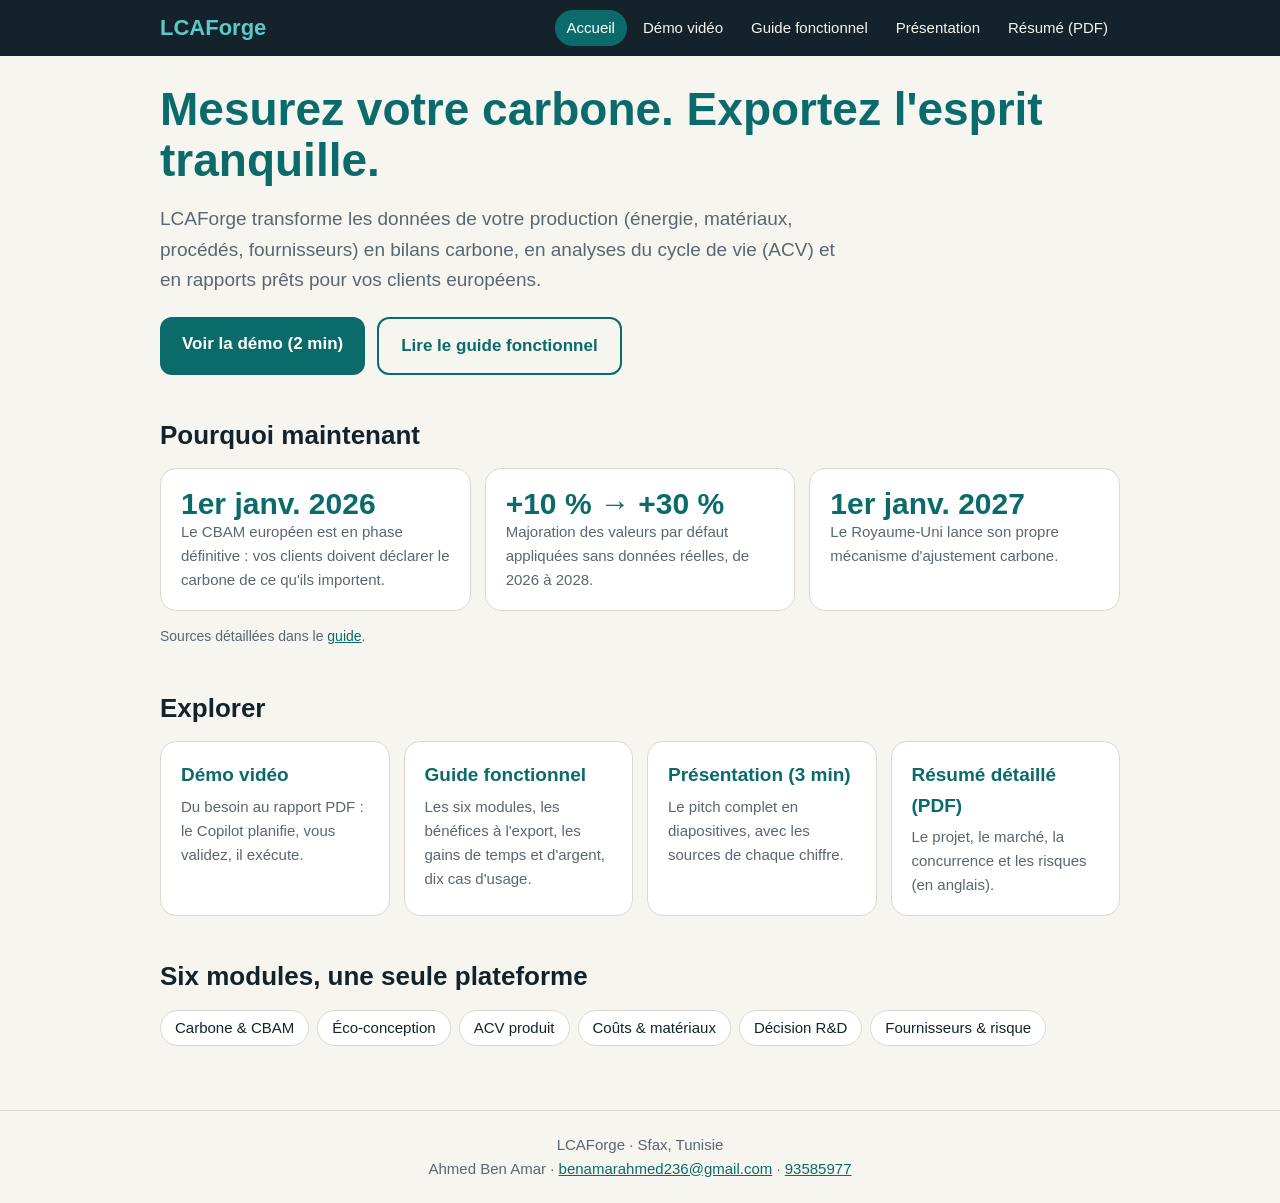
<file: index.html>
<!DOCTYPE html><html lang="fr"><head><meta charset="utf-8"><meta name="viewport" content="width=device-width, initial-scale=1"><meta name="theme-color" content="#14232B"><link rel="icon" href="data:image/svg+xml,%3Csvg xmlns=%27http://www.w3.org/2000/svg%27 viewBox=%270 0 64 64%27%3E%3Crect width=%2764%27 height=%2764%27 rx=%2714%27 fill=%27%230B6B6B%27/%3E%3Ctext x=%2732%27 y=%2745%27 font-size=%2740%27 text-anchor=%27middle%27 fill=%27white%27 font-family=%27Arial%27 font-weight=%27bold%27%3EL%3C/text%3E%3C/svg%3E"><link rel="stylesheet" href="assets/style.css"><title>LCAForge — Carbone, ACV et CBAM pour les industriels tunisiens</title>
<meta name="description" content="LCAForge : une plateforme pour mesurer le carbone, réaliser des ACV et préparer vos données CBAM pour exporter vers l'Europe."></head>
<body><div id="site-header"></div><noscript><p style="padding:12px 20px"><a href="index.html">Accueil</a> · <a href="demo.html">Démo vidéo</a> · <a href="guide.html">Guide fonctionnel</a> · <a href="presentation.html">Présentation</a> · <a href="summary.pdf">Résumé (PDF)</a></p></noscript>
<main>
<h1>Mesurez votre carbone. Exportez l'esprit tranquille.</h1>
<p class="lead">LCAForge transforme les données de votre production (énergie, matériaux, procédés, fournisseurs) en bilans carbone, en analyses du cycle de vie (ACV) et en rapports prêts pour vos clients européens.</p>
<div class="btns"><a class="btn" href="demo.html">Voir la démo (2 min)</a><a class="btn alt" href="guide.html">Lire le guide fonctionnel</a></div>

<h2>Pourquoi maintenant</h2>
<div class="grid">
<div class="card stat"><b>1er janv. 2026</b><p>Le CBAM européen est en phase définitive : vos clients doivent déclarer le carbone de ce qu'ils importent.</p></div>
<div class="card stat"><b>+10 % → +30 %</b><p>Majoration des valeurs par défaut appliquées sans données réelles, de 2026 à 2028.</p></div>
<div class="card stat"><b>1er janv. 2027</b><p>Le Royaume-Uni lance son propre mécanisme d'ajustement carbone.</p></div>
</div>
<p class="note">Sources détaillées dans le <a href="guide.html#sources">guide</a>.</p>

<h2>Explorer</h2>
<div class="grid">
<a class="card" href="demo.html"><h3>Démo vidéo</h3><p>Du besoin au rapport PDF : le Copilot planifie, vous validez, il exécute.</p></a>
<a class="card" href="guide.html"><h3>Guide fonctionnel</h3><p>Les six modules, les bénéfices à l'export, les gains de temps et d'argent, dix cas d'usage.</p></a>
<a class="card" href="presentation.html"><h3>Présentation (3 min)</h3><p>Le pitch complet en diapositives, avec les sources de chaque chiffre.</p></a>
<a class="card" href="summary.pdf" target="_blank" rel="noopener"><h3>Résumé détaillé (PDF)</h3><p>Le projet, le marché, la concurrence et les risques (en anglais).</p></a>
</div>

<h2>Six modules, une seule plateforme</h2>
<div class="chips"><a class="chip" href="guide.html#modules">Carbone &amp; CBAM</a><a class="chip" href="guide.html#modules">Éco-conception</a><a class="chip" href="guide.html#modules">ACV produit</a><a class="chip" href="guide.html#modules">Coûts &amp; matériaux</a><a class="chip" href="guide.html#modules">Décision R&amp;D</a><a class="chip" href="guide.html#modules">Fournisseurs &amp; risque</a></div>
</main>
<div id="site-footer"></div><script src="assets/site.js"></script></body></html>
</file>
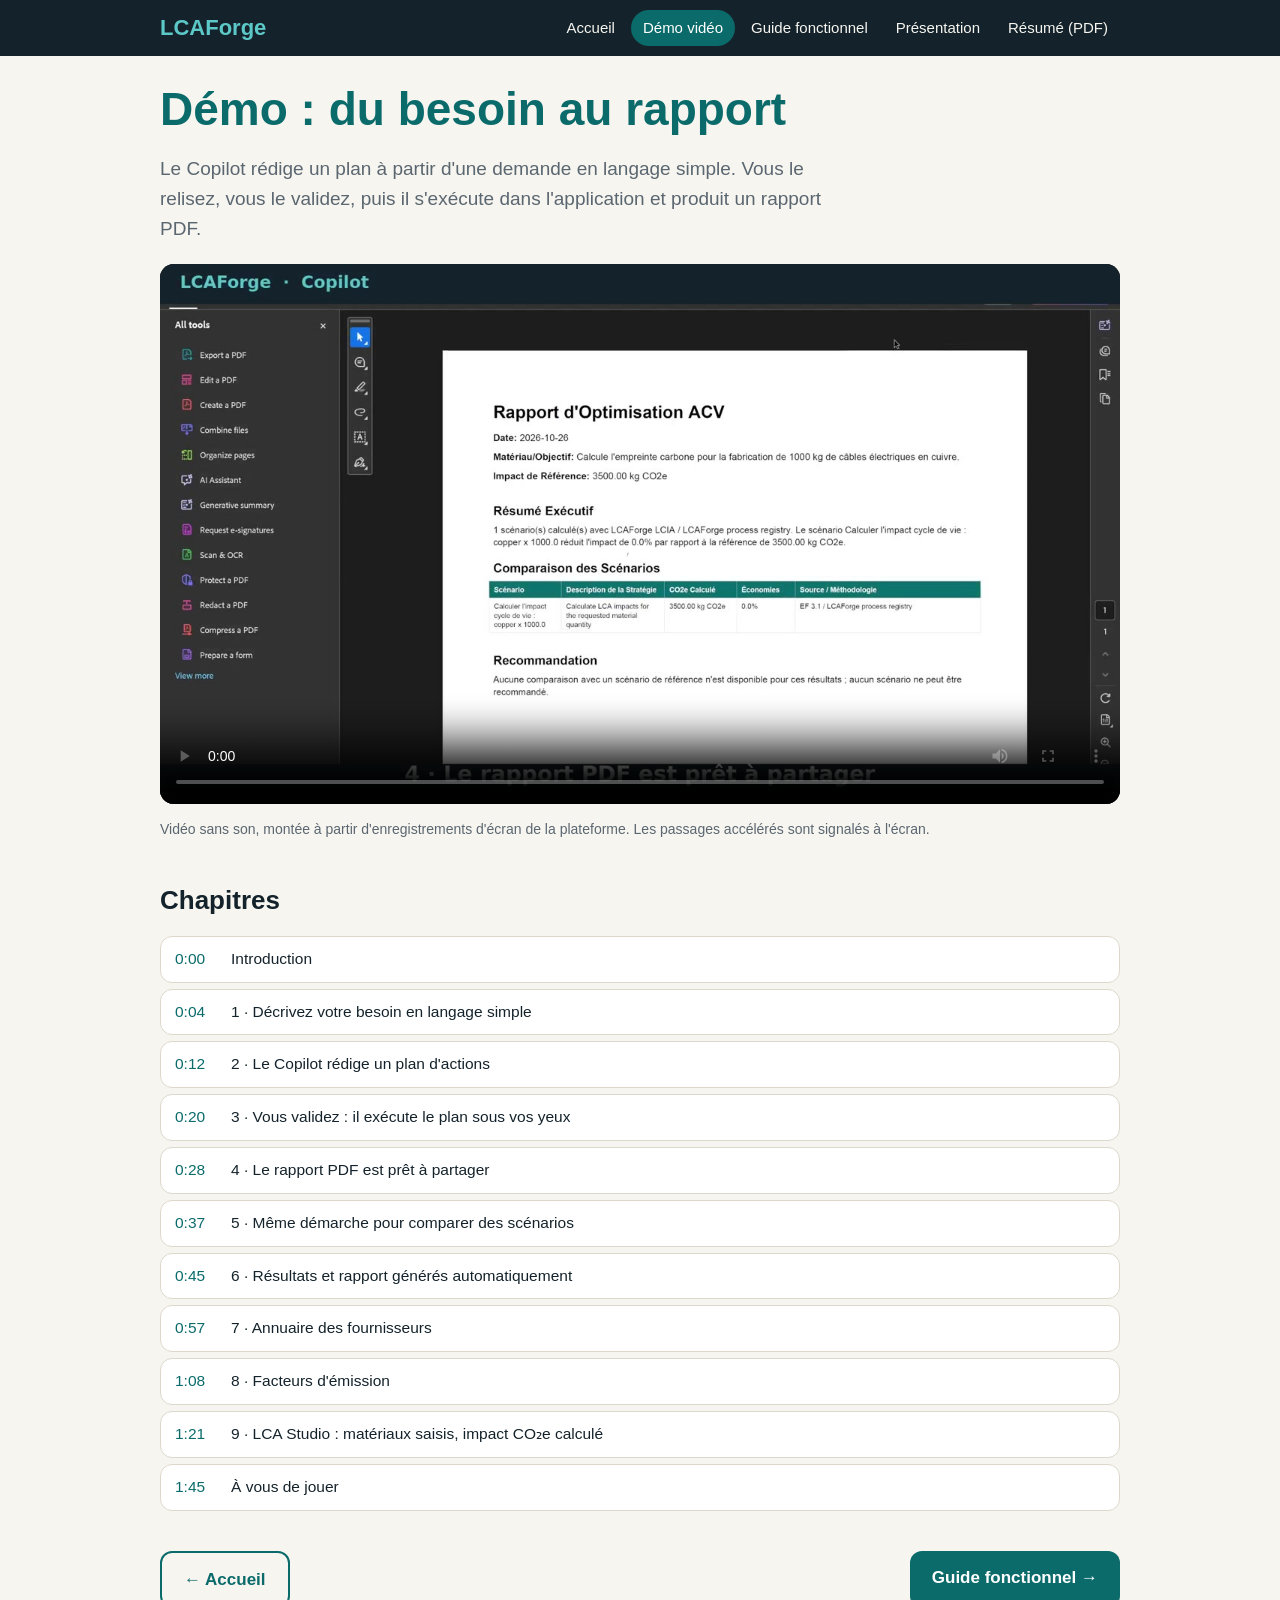
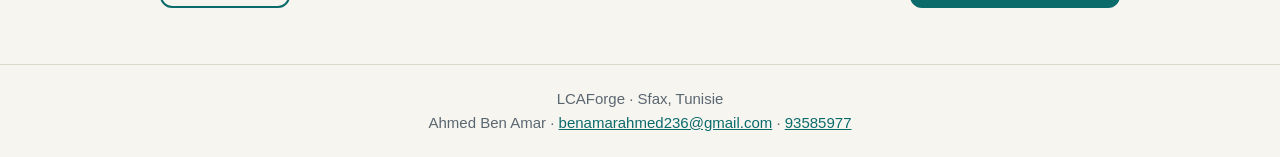
<file: demo.html>
<!DOCTYPE html><html lang="fr"><head><meta charset="utf-8"><meta name="viewport" content="width=device-width, initial-scale=1"><meta name="theme-color" content="#14232B"><link rel="icon" href="data:image/svg+xml,%3Csvg xmlns=%27http://www.w3.org/2000/svg%27 viewBox=%270 0 64 64%27%3E%3Crect width=%2764%27 height=%2764%27 rx=%2714%27 fill=%27%230B6B6B%27/%3E%3Ctext x=%2732%27 y=%2745%27 font-size=%2740%27 text-anchor=%27middle%27 fill=%27white%27 font-family=%27Arial%27 font-weight=%27bold%27%3EL%3C/text%3E%3C/svg%3E"><link rel="stylesheet" href="assets/style.css"><title>Démo vidéo — LCAForge</title></head>
<body><div id="site-header"></div><noscript><p style="padding:12px 20px"><a href="index.html">Accueil</a> · <a href="demo.html">Démo vidéo</a> · <a href="guide.html">Guide fonctionnel</a> · <a href="presentation.html">Présentation</a> · <a href="summary.pdf">Résumé (PDF)</a></p></noscript>
<main>
<h1>Démo : du besoin au rapport</h1>
<p class="lead">Le Copilot rédige un plan à partir d'une demande en langage simple. Vous le relisez, vous le validez, puis il s'exécute dans l'application et produit un rapport PDF.</p>
<video id="v" controls playsinline preload="metadata" poster="assets/poster.jpg"><source src="assets/demo.mp4" type="video/mp4">Votre navigateur ne lit pas cette vidéo. <a href="assets/demo.mp4">Télécharger la vidéo</a>.</video>
<p class="note">Vidéo sans son, montée à partir d'enregistrements d'écran de la plateforme. Les passages accélérés sont signalés à l'écran.</p>
<h2>Chapitres</h2>
<div class="chapters" id="ch"></div>
<div class="next"><a class="btn alt" href="index.html">← Accueil</a><a class="btn" href="guide.html">Guide fonctionnel →</a></div>
</main>
<div id="site-footer"></div><script src="assets/site.js"></script>
<script>
var CH=[{"t": 0, "label": "Introduction"}, {"t": 4.0, "label": "1 · Décrivez votre besoin en langage simple"}, {"t": 12.5, "label": "2 · Le Copilot rédige un plan d'actions"}, {"t": 20.5, "label": "3 · Vous validez : il exécute le plan sous vos yeux"}, {"t": 28.5, "label": "4 · Le rapport PDF est prêt à partager"}, {"t": 37.0, "label": "5 · Même démarche pour comparer des scénarios"}, {"t": 45.8, "label": "6 · Résultats et rapport générés automatiquement"}, {"t": 57.2, "label": "7 · Annuaire des fournisseurs"}, {"t": 68.8, "label": "8 · Facteurs d'émission"}, {"t": 81.2, "label": "9 · LCA Studio : matériaux saisis, impact CO₂e calculé"}, {"t": 105.9, "label": "À vous de jouer"}], v=document.getElementById('v'), box=document.getElementById('ch');
function fmt(s){var m=Math.floor(s/60),x=Math.floor(s%60);return m+':'+('0'+x).slice(-2)}
CH.forEach(function(c,i){var b=document.createElement('button');b.innerHTML='<span class="t">'+fmt(c.t)+'</span><span>'+c.label+'</span>';b.onclick=function(){v.currentTime=c.t+0.1;v.play()};box.appendChild(b)});
v.addEventListener('timeupdate',function(){var k=0;CH.forEach(function(c,i){if(v.currentTime>=c.t)k=i});[].forEach.call(box.children,function(b,i){b.classList.toggle('on',i===k)})});
</script></body></html>
</file>
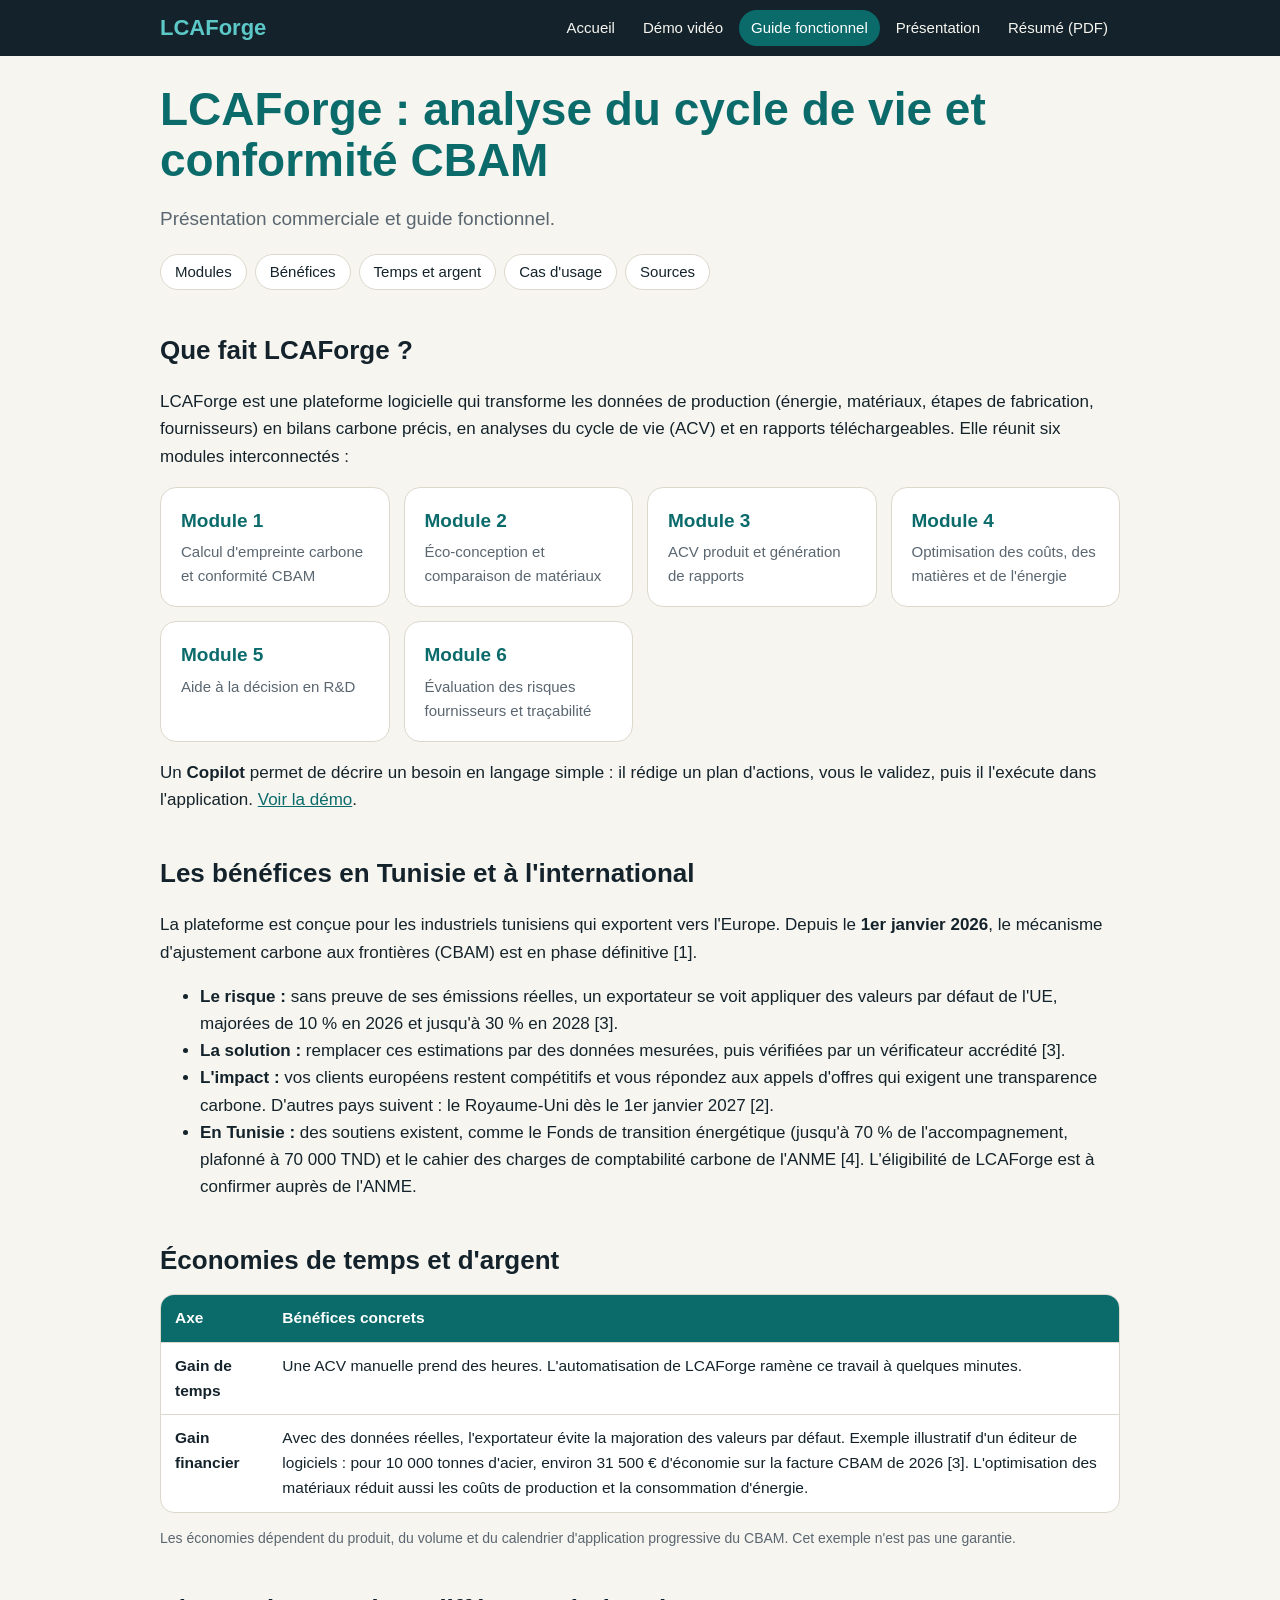
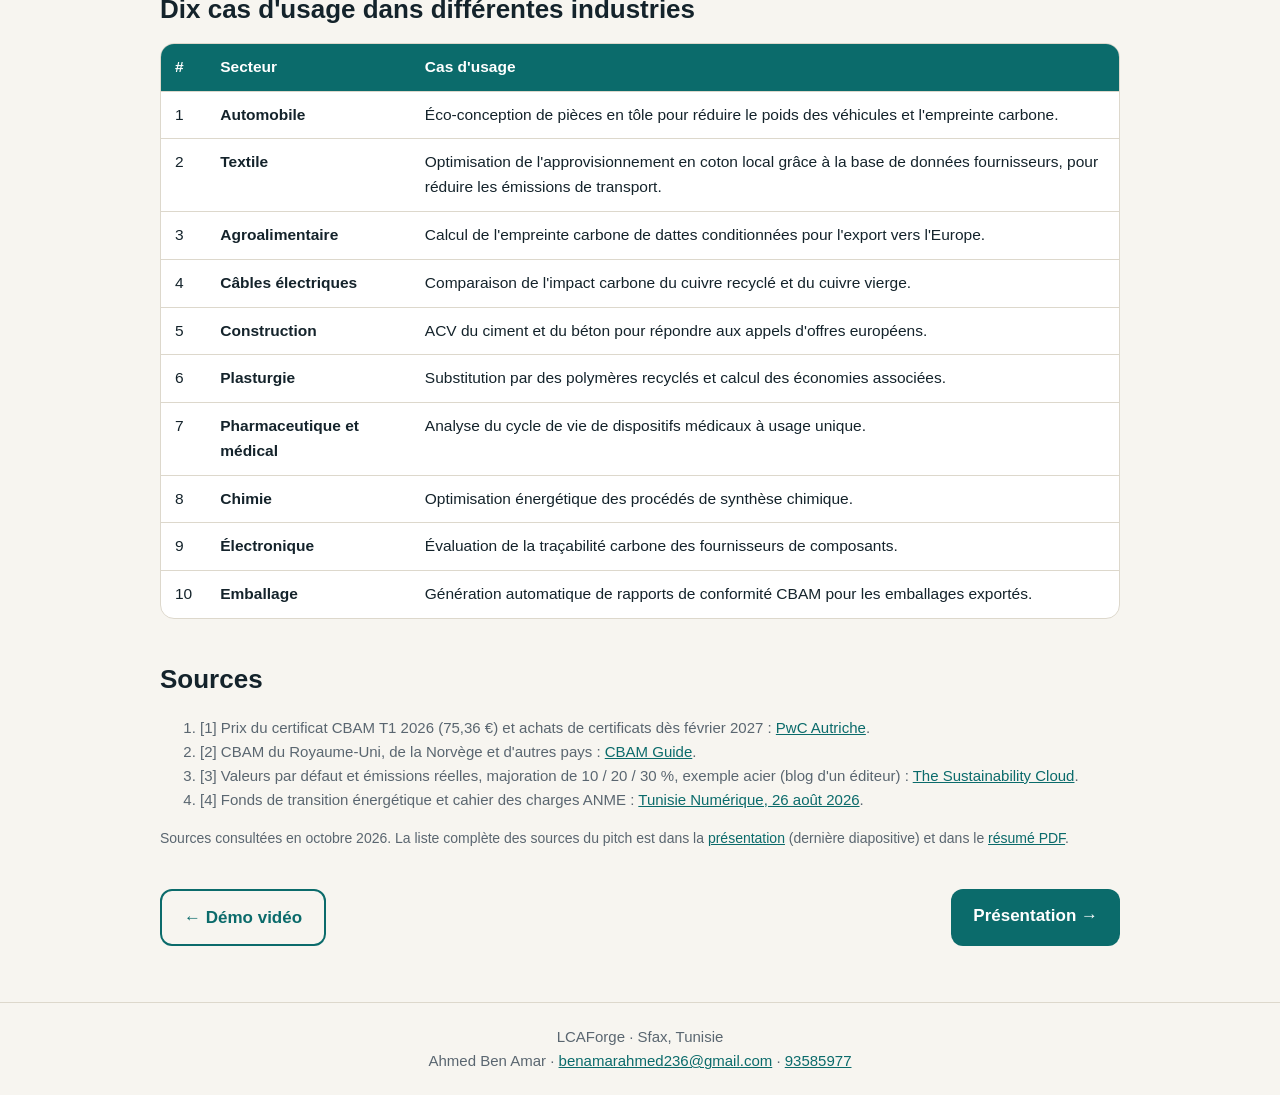
<file: guide.html>
<!DOCTYPE html><html lang="fr"><head><meta charset="utf-8"><meta name="viewport" content="width=device-width, initial-scale=1"><meta name="theme-color" content="#14232B"><link rel="icon" href="data:image/svg+xml,%3Csvg xmlns=%27http://www.w3.org/2000/svg%27 viewBox=%270 0 64 64%27%3E%3Crect width=%2764%27 height=%2764%27 rx=%2714%27 fill=%27%230B6B6B%27/%3E%3Ctext x=%2732%27 y=%2745%27 font-size=%2740%27 text-anchor=%27middle%27 fill=%27white%27 font-family=%27Arial%27 font-weight=%27bold%27%3EL%3C/text%3E%3C/svg%3E"><link rel="stylesheet" href="assets/style.css"><title>Guide fonctionnel — LCAForge</title>
<meta name="description" content="Les six modules de LCAForge, les bénéfices à l'export, les gains de temps et d'argent et dix cas d'usage."></head>
<body><div id="site-header"></div><noscript><p style="padding:12px 20px"><a href="index.html">Accueil</a> · <a href="demo.html">Démo vidéo</a> · <a href="guide.html">Guide fonctionnel</a> · <a href="presentation.html">Présentation</a> · <a href="summary.pdf">Résumé (PDF)</a></p></noscript>
<main>
<h1>LCAForge : analyse du cycle de vie et conformité CBAM</h1>
<p class="lead">Présentation commerciale et guide fonctionnel.</p>
<div class="chips"><a class="chip" href="#modules">Modules</a><a class="chip" href="#benefices">Bénéfices</a><a class="chip" href="#economies">Temps et argent</a><a class="chip" href="#cas">Cas d'usage</a><a class="chip" href="#sources">Sources</a></div>

<h2 id="modules">Que fait LCAForge ?</h2>
<p>LCAForge est une plateforme logicielle qui transforme les données de production (énergie, matériaux, étapes de fabrication, fournisseurs) en bilans carbone précis, en analyses du cycle de vie (ACV) et en rapports téléchargeables. Elle réunit six modules interconnectés :</p>
<div class="grid">
<div class="card"><h3>Module 1</h3><p>Calcul d'empreinte carbone et conformité CBAM</p></div>
<div class="card"><h3>Module 2</h3><p>Éco-conception et comparaison de matériaux</p></div>
<div class="card"><h3>Module 3</h3><p>ACV produit et génération de rapports</p></div>
<div class="card"><h3>Module 4</h3><p>Optimisation des coûts, des matières et de l'énergie</p></div>
<div class="card"><h3>Module 5</h3><p>Aide à la décision en R&amp;D</p></div>
<div class="card"><h3>Module 6</h3><p>Évaluation des risques fournisseurs et traçabilité</p></div>
</div>
<p>Un <strong>Copilot</strong> permet de décrire un besoin en langage simple : il rédige un plan d'actions, vous le validez, puis il l'exécute dans l'application. <a href="demo.html">Voir la démo</a>.</p>

<h2 id="benefices">Les bénéfices en Tunisie et à l'international</h2>
<p>La plateforme est conçue pour les industriels tunisiens qui exportent vers l'Europe. Depuis le <strong>1er janvier 2026</strong>, le mécanisme d'ajustement carbone aux frontières (CBAM) est en phase définitive [1].</p>
<ul>
<li><strong>Le risque :</strong> sans preuve de ses émissions réelles, un exportateur se voit appliquer des valeurs par défaut de l'UE, majorées de 10 % en 2026 et jusqu'à 30 % en 2028 [3].</li>
<li><strong>La solution :</strong> remplacer ces estimations par des données mesurées, puis vérifiées par un vérificateur accrédité [3].</li>
<li><strong>L'impact :</strong> vos clients européens restent compétitifs et vous répondez aux appels d'offres qui exigent une transparence carbone. D'autres pays suivent : le Royaume-Uni dès le 1er janvier 2027 [2].</li>
<li><strong>En Tunisie :</strong> des soutiens existent, comme le Fonds de transition énergétique (jusqu'à 70 % de l'accompagnement, plafonné à 70 000 TND) et le cahier des charges de comptabilité carbone de l'ANME [4]. L'éligibilité de LCAForge est à confirmer auprès de l'ANME.</li>
</ul>

<h2 id="economies">Économies de temps et d'argent</h2>
<div class="tablewrap"><table>
<tr><th>Axe</th><th>Bénéfices concrets</th></tr>
<tr><td><strong>Gain de temps</strong></td><td>Une ACV manuelle prend des heures. L'automatisation de LCAForge ramène ce travail à quelques minutes.</td></tr>
<tr><td><strong>Gain financier</strong></td><td>Avec des données réelles, l'exportateur évite la majoration des valeurs par défaut. Exemple illustratif d'un éditeur de logiciels : pour 10 000 tonnes d'acier, environ 31 500 € d'économie sur la facture CBAM de 2026 [3]. L'optimisation des matériaux réduit aussi les coûts de production et la consommation d'énergie.</td></tr>
</table></div>
<p class="note">Les économies dépendent du produit, du volume et du calendrier d'application progressive du CBAM. Cet exemple n'est pas une garantie.</p>

<h2 id="cas">Dix cas d'usage dans différentes industries</h2>
<div class="tablewrap"><table>
<tr><th>#</th><th>Secteur</th><th>Cas d'usage</th></tr>
<tr><td>1</td><td><strong>Automobile</strong></td><td>Éco-conception de pièces en tôle pour réduire le poids des véhicules et l'empreinte carbone.</td></tr>
<tr><td>2</td><td><strong>Textile</strong></td><td>Optimisation de l'approvisionnement en coton local grâce à la base de données fournisseurs, pour réduire les émissions de transport.</td></tr>
<tr><td>3</td><td><strong>Agroalimentaire</strong></td><td>Calcul de l'empreinte carbone de dattes conditionnées pour l'export vers l'Europe.</td></tr>
<tr><td>4</td><td><strong>Câbles électriques</strong></td><td>Comparaison de l'impact carbone du cuivre recyclé et du cuivre vierge.</td></tr>
<tr><td>5</td><td><strong>Construction</strong></td><td>ACV du ciment et du béton pour répondre aux appels d'offres européens.</td></tr>
<tr><td>6</td><td><strong>Plasturgie</strong></td><td>Substitution par des polymères recyclés et calcul des économies associées.</td></tr>
<tr><td>7</td><td><strong>Pharmaceutique et médical</strong></td><td>Analyse du cycle de vie de dispositifs médicaux à usage unique.</td></tr>
<tr><td>8</td><td><strong>Chimie</strong></td><td>Optimisation énergétique des procédés de synthèse chimique.</td></tr>
<tr><td>9</td><td><strong>Électronique</strong></td><td>Évaluation de la traçabilité carbone des fournisseurs de composants.</td></tr>
<tr><td>10</td><td><strong>Emballage</strong></td><td>Génération automatique de rapports de conformité CBAM pour les emballages exportés.</td></tr>
</table></div>

<h2 id="sources">Sources</h2>
<ol class="note" style="font-size:15px">
<li id="s1">[1] Prix du certificat CBAM T1 2026 (75,36 €) et achats de certificats dès février 2027 : <a href="https://www.pwc.at/de/insights/austrian-tax-news/cbam-certificates-eu-commission-price.html" target="_blank" rel="noopener">PwC Autriche</a>.</li>
<li id="s2">[2] CBAM du Royaume-Uni, de la Norvège et d'autres pays : <a href="https://cbamguide.com/trade/global-cbam/" target="_blank" rel="noopener">CBAM Guide</a>.</li>
<li id="s3">[3] Valeurs par défaut et émissions réelles, majoration de 10 / 20 / 30 %, exemple acier (blog d'un éditeur) : <a href="https://www.thesustainabilitycloud.com/blog/eu-cbam-default-values/" target="_blank" rel="noopener">The Sustainability Cloud</a>.</li>
<li id="s4">[4] Fonds de transition énergétique et cahier des charges ANME : <a href="https://www.tunisienumerique.com/decarbonation-entreprises-tunisiennes-financement-transition-energetique/" target="_blank" rel="noopener">Tunisie Numérique, 26 août 2026</a>.</li>
</ol>
<p class="note">Sources consultées en octobre 2026. La liste complète des sources du pitch est dans la <a href="presentation.html">présentation</a> (dernière diapositive) et dans le <a href="summary.pdf" target="_blank" rel="noopener">résumé PDF</a>.</p>
<div class="next"><a class="btn alt" href="demo.html">← Démo vidéo</a><a class="btn" href="presentation.html">Présentation →</a></div>
</main>
<div id="site-footer"></div><script src="assets/site.js"></script></body></html>
</file>
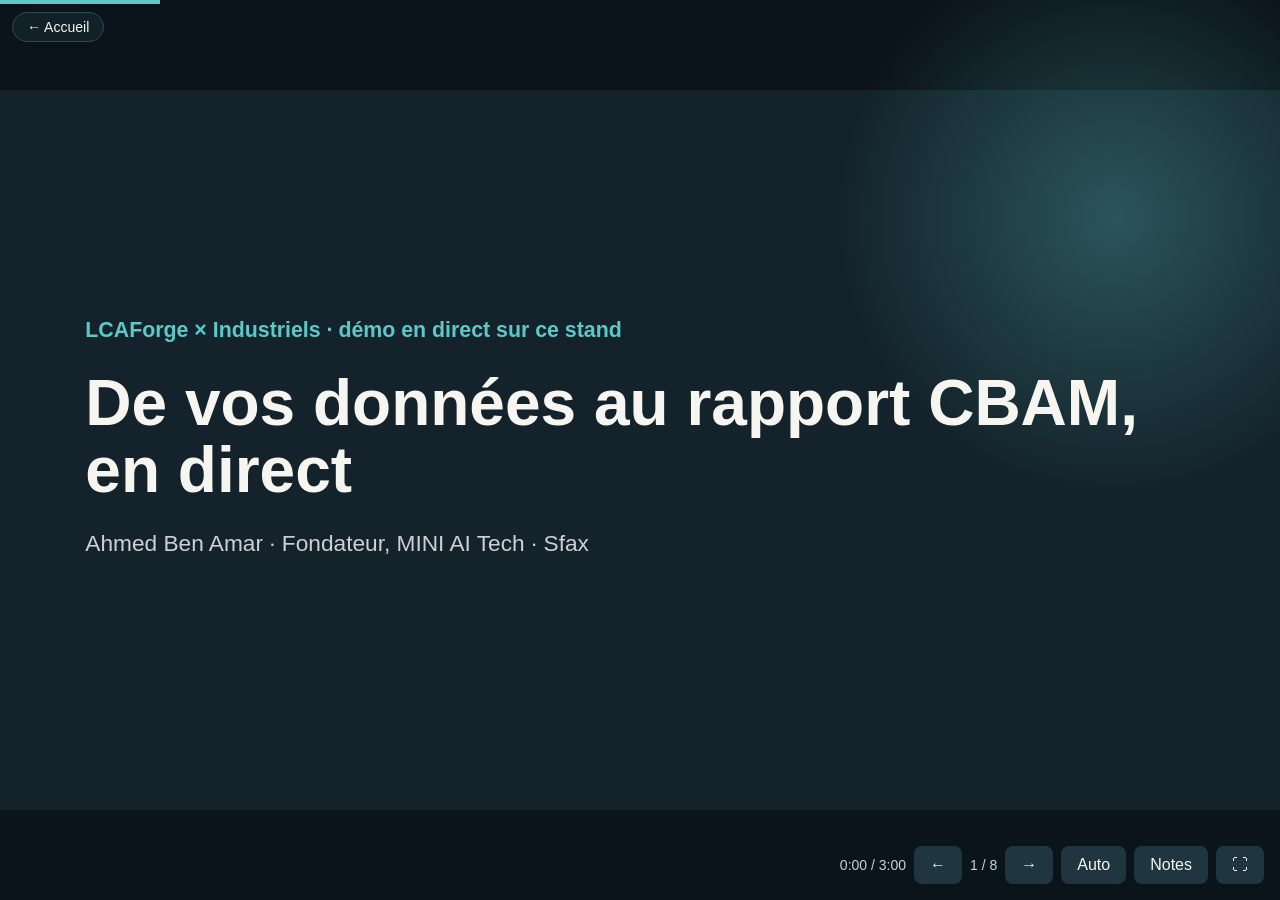
<file: presentation.html>
<!DOCTYPE html>
<html lang="fr">
<head>
<meta charset="utf-8">
<meta name="viewport" content="width=device-width, initial-scale=1">
<title>LCAForge — Stand : démo et pitch, 3 min</title>
<style>
:root{--dark:#14232B;--light:#F7F5F0;--teal:#0B6B6B;--mint:#5CC8C8;--muted:#C9D3D6;--line:#DDD8CC;--amber:#8A5A0E}
*{box-sizing:border-box}
html,body{margin:0;height:100%;background:#0b141a;overflow:hidden;font-family:'Helvetica Neue',Arial,sans-serif}
#stage{position:absolute;left:50%;top:50%;width:1920px;height:1080px;transform-origin:center center}
.slide{position:absolute;inset:0;padding:112px 128px 150px;display:none;flex-direction:column;justify-content:space-between;gap:36px}
.slide.on{display:flex;animation:in .45s ease}
@keyframes in{from{opacity:0;transform:translateX(48px)}to{opacity:1;transform:none}}
@keyframes inb{from{opacity:0;transform:translateX(-48px)}to{opacity:1;transform:none}}
@keyframes up{from{opacity:0;transform:translateY(32px)}to{opacity:1;transform:none}}
@keyframes pop{from{opacity:0;transform:scale(.8)}to{opacity:1;transform:none}}
@keyframes glow{0%,100%{box-shadow:0 0 0 0 rgba(11,107,107,0)}50%{box-shadow:0 0 0 12px rgba(11,107,107,.2)}}
@keyframes float{from{transform:translate(0,0)}to{transform:translate(-80px,60px)}}
#stage[data-dir="back"] .slide.on{animation-name:inb}
.slide.on .a{animation:up .65s cubic-bezier(.2,.7,.2,1) var(--d,0s) both}
.slide.on .price.a{animation-name:pop}
.slide.on .tr.me{animation:up .65s cubic-bezier(.2,.7,.2,1) var(--d,0s) both,glow 1.6s ease 1.6s 2}
.cover::before{content:"";position:absolute;width:900px;height:900px;right:-200px;top:-260px;border-radius:50%;background:radial-gradient(circle,rgba(92,200,200,.3),transparent 65%);animation:float 9s ease-in-out infinite alternate}
.cover>*{position:relative}
#notes{display:none;position:fixed;left:0;right:0;bottom:0;max-height:44vh;overflow:auto;background:rgba(11,20,26,.97);color:#F7F5F0;padding:16px 24px 64px;font:18px/1.5 Arial,sans-serif;z-index:4;border-top:3px solid var(--mint)}
#notes.show{display:block}
#notes h4{margin:0 0 8px;font-size:20px;color:var(--mint)}
#notes p{margin:0 0 10px}
#notes b{color:var(--mint)}
@media (prefers-reduced-motion:reduce){.slide.on,.slide.on .a,.slide.on .tr.me,.cover::before{animation:none!important}}
.dark{background:var(--dark);color:var(--light)}
.light{background:var(--light);color:var(--dark)}
h1{font-size:96px;font-weight:700;line-height:1.05;margin:0}
h2{font-size:64px;font-weight:700;line-height:1.1;margin:0}
h3{font-size:36px;font-weight:700;margin:0}
p{margin:0}
.cover{justify-content:center;gap:40px}
.kicker{font-size:32px;color:var(--mint);font-weight:600}
.sub{font-size:34px;color:var(--muted)}
.cards{display:flex;gap:28px}
.card{flex:1;display:flex;flex-direction:column;gap:12px;background:#fff;padding:36px;border:1px solid var(--line);border-radius:16px}
.card p{font-size:28px;line-height:1.3}
.card .big{font-size:60px;font-weight:700;line-height:1.1;color:var(--teal)}
.lead{font-size:34px;line-height:1.3}
.tag{font-size:30px;color:var(--teal);font-weight:600}
.note{font-size:24px;color:#5a6670;line-height:1.3}
.dark .note{color:var(--muted)}
.pill{align-self:flex-start;background:var(--teal);color:#fff;font-size:32px;font-weight:600;padding:14px 28px;border-radius:40px}
.bars{display:flex;flex-direction:column;gap:28px}
.row{display:flex;align-items:center;gap:28px}
.lab{width:420px;font-size:30px;line-height:1.25}
.track{flex:1}
.bar{height:84px;border-radius:12px;display:flex;align-items:center;padding-left:28px;font-size:34px;font-weight:700;color:#fff}
.b1{width:100%;background:var(--amber)}
.b2{width:50.5%;background:var(--teal)}
.result{display:flex;gap:40px;align-items:center}
.result .big{font-size:84px;font-weight:700;color:var(--teal);line-height:1}
.tbl{display:flex;flex-direction:column;border:1px solid var(--line);border-radius:16px;overflow:hidden;background:#fff}
.tr{display:grid;grid-template-columns:330px 1fr 380px;align-items:center;padding:18px 32px;font-size:28px;border-top:1px solid var(--line)}
.tr:first-child{border-top:0}
.th{background:var(--dark);color:var(--light);font-weight:700;font-size:26px}
.tr.me{background:#DDF1F0;font-weight:700}
.price{font-size:112px;font-weight:700;color:var(--mint);line-height:1}
.offer{display:flex;gap:56px;align-items:center}
.offer ul{font-size:30px;line-height:1.45;margin:0;padding-left:34px}
.cta{font-size:40px;font-weight:600}
.foot{position:absolute;left:128px;bottom:56px;right:128px;font-size:24px;color:var(--muted);line-height:1.3}
.light .foot{color:#5a6670}
#bar{position:fixed;left:0;top:0;height:4px;background:var(--mint);width:0;transition:width .3s;z-index:5}
#nav{position:fixed;right:16px;bottom:16px;display:flex;gap:8px;align-items:center;z-index:5;font:14px Arial,sans-serif;color:#C9D3D6}
#nav button{background:#1F3640;color:#F7F5F0;border:0;border-radius:8px;padding:10px 16px;font-size:16px;cursor:pointer}
#nav button:hover{background:var(--teal)}
#timer.over{color:#ffb454;font-weight:700}
.grid3{display:grid;grid-template-columns:repeat(3,1fr);gap:24px}
.mod{display:flex;flex-direction:column;gap:8px;background:#fff;padding:26px 30px;border:1px solid var(--line);border-radius:16px}
.mod .code{font-size:26px;font-weight:700;color:var(--teal)}
.mod h3{font-size:34px}
.mod .sec{font-size:24px;color:#5a6670;line-height:1.25}
.mod .lev{font-size:27px;line-height:1.25}
.cards.four .card{padding:28px}
.cards.four .big{font-size:52px}
.cards.four .card p{font-size:26px}
.col{flex:1;display:flex;flex-direction:column;gap:12px;background:#fff;padding:30px 32px;border:1px solid var(--line);border-radius:16px}
.col h3{font-size:40px;color:var(--teal)}
.col .st{font-size:24px;color:#5a6670}
.col ul{margin:0;padding-left:28px;font-size:26px;line-height:1.3}
.col li{margin-bottom:10px}
.steps{display:flex;gap:44px}
.step{flex:1;position:relative;display:flex;flex-direction:column;gap:12px;background:#1F3640;padding:34px;border-radius:16px}
.step .n{font-size:64px;font-weight:700;color:var(--mint);line-height:1}
.step h3{font-size:36px}
.step p{font-size:27px;line-height:1.3;color:var(--muted)}
.step:not(:last-child)::after{content:"→";position:absolute;right:-40px;top:50%;font-size:40px;color:var(--mint);transform:translateY(-50%)}
.slide.on .step{animation:up .65s cubic-bezier(.2,.7,.2,1) var(--d,0s) both,hl 8s linear var(--h,2s) infinite}
.step:nth-child(1){--h:1.5s}.step:nth-child(2){--h:3.5s}.step:nth-child(3){--h:5.5s}.step:nth-child(4){--h:7.5s}
@keyframes hl{0%{background:#1F3640}4%,22%{background:var(--teal)}28%,100%{background:#1F3640}}
.final{display:flex;gap:64px;align-items:center}
.final .left{flex:1;display:flex;flex-direction:column;gap:20px}
.final ul{font-size:30px;line-height:1.45;margin:0;padding-left:34px}
.src ol{list-style:none;margin:0;padding:0;columns:2;column-gap:56px;font-size:20px;line-height:1.3}
.src li{break-inside:avoid;margin-bottom:12px}
.src b{color:var(--teal)}
.src a{color:var(--teal);word-break:break-all}
.cards.four .big{font-size:46px}
#home{position:fixed;left:12px;top:12px;z-index:6;font:14px Arial,sans-serif;color:#F7F5F0;background:rgba(20,35,43,.85);border:1px solid #2f4a56;border-radius:20px;padding:6px 14px;text-decoration:none}
#home:hover{background:#0B6B6B}
#rotate{display:none;position:fixed;left:0;right:0;bottom:0;z-index:7;background:#0B6B6B;color:#fff;font:15px Arial,sans-serif;padding:12px 16px;align-items:center;justify-content:space-between;gap:12px}
#rotate button{background:#fff;color:#0B6B6B;border:0;border-radius:8px;padding:6px 14px;font-weight:700}
@media (max-width:700px) and (orientation:portrait){#rotate{display:flex}}
</style>
</head>
<body>
<div id="bar"></div>
<a id="home" href="index.html">← Accueil</a>
<div id="rotate"><span>Tournez votre téléphone en mode paysage pour lire les diapositives.</span><button onclick="this.parentNode.style.display='none'">OK</button></div>
<div id="stage">

<!-- 1 · 0:00–0:10 -->
<section class="slide dark cover on">
<p class="kicker">LCAForge × Industriels · démo en direct sur ce stand</p>
<h1>De vos données au rapport CBAM, en direct</h1>
<p class="sub">Ahmed Ben Amar · Fondateur, MINI AI Tech · Sfax</p>
</section>

<!-- 2 · 0:10–0:45 -->
<section class="slide light">
<h2>Les bénéfices de l'ACV à l'export</h2>
<div class="cards">
<div class="col"><h3>Tunisie</h3><p class="st">Des soutiens publics</p><ul>
<li>FTE : jusqu'à 70 % de l'accompagnement carbone (plafond 70 000 TND)</li>
<li>ANME : cahier des charges de comptabilité carbone (août 2026)</li>
<li>GEFF et TCP : crédits verts et subventions de l'UE</li></ul></div>
<div class="col"><h3>Europe</h3><p class="st">CBAM définitif depuis le 1er janv. 2026 · certificat ≈ 82 € / tCO₂ (T3 2026)</p><ul>
<li>Données réelles plutôt que valeurs par défaut (+10 % → +30 %)</li>
<li>Jusqu'à −48 % de facture CBAM (exemple acier, 2026)</li>
<li>Vos clients ont besoin de vos données pour déclarer</li></ul></div>
<div class="col"><h3>Reste du monde</h3><p class="st">Le prix du carbone aux frontières se répand</p><ul>
<li>Royaume-Uni : son CBAM dès le 1er janv. 2027</li>
<li>Norvège : reprise du CBAM européen prévue dès 2027</li>
<li>Australie et Nouvelle-Zélande : mécanisme à l'étude</li></ul></div>
</div>
<p class="foot">Sources : [1] [2] [3] [4] [5]. Éligibilité de LCAForge aux aides à confirmer auprès de l'ANME. Vérification CBAM par un vérificateur accrédité.</p>
</section>

<!-- 3 · 0:45–1:10 -->
<section class="slide light">
<h2>Plateforme fonctionnelle, six usages</h2>
<div class="grid3"><div class="mod"><p class="code">M1</p><h3>Carbone &amp; procédés</h3><p class="sec">Métallurgie, traitement thermique, transport</p><p class="lev">Mesurer le carbone par procédé et réduire la facture CBAM</p></div><div class="mod"><p class="code">M2</p><h3>Éco-conception</h3><p class="sec">Plasturgie, tôlerie, bois</p><p class="lev">Comparer les matériaux avant de produire</p></div><div class="mod"><p class="code">M3</p><h3>ACV produit</h3><p class="sec">Médical, pharma, emballage</p><p class="lev">Des données prêtes pour vos clients et appels d'offres</p></div><div class="mod"><p class="code">M4</p><h3>Coût &amp; matériaux</h3><p class="sec">Fonderie, fabrication métallique</p><p class="lev">Réduire coût matière, rebut et énergie</p></div><div class="mod"><p class="code">M5</p><h3>Décision R&amp;D</h3><p class="sec">Bureaux d'études, R&amp;D</p><p class="lev">Choisir la meilleure option, plus vite</p></div><div class="mod"><p class="code">M6</p><h3>Fournisseurs &amp; risque</h3><p class="sec">Construction, câbles, polymères</p><p class="lev">Repérer les fournisseurs à risque avant la rupture</p></div></div>
<p class="lead">Un seul outil, les mêmes données, prêt à l'emploi : testez-le en direct sur ce stand.</p>
</section>

<!-- 4 · 1:10–1:45 -->
<section class="slide light">
<h2>Du temps et de l'argent gagnés</h2>
<p class="pill">Une ACV : <span class="cnt" data-to="8">8</span> h+ à la main → ≈ <span class="cnt" data-to="9">9</span> min avec un outil dédié</p>
<div class="cards four">
<div class="card"><p class="big">≈ <span class="cnt" data-to="80850">80 850</span> € / an</p><h3>CBAM (M1)</h3><p>Ciment, 50 000 t exportées en 2026 : données réelles plutôt que valeur par défaut (exemple illustratif)</p></div>
<div class="card"><p class="big"><span class="cnt" data-to="7.6" data-dec="1">7,6</span> M€ / an</p><h3>Interface (M1)</h3><p>Énergie −40 %, fil −12 % depuis 1996, avec l'appui de l'ACV</p></div>
<div class="card"><p class="big"><span class="cnt" data-to="60000">60 000</span> $ / an</p><h3>Carrier (M2, M4)</h3><p>Une seule pièce plastique : coût et −10 t CO₂</p></div>
<div class="card"><p class="big"><span class="cnt" data-to="671">671</span> $ / unité</p><h3>ERSOS (M4)</h3><p>Coût réduit et −19 % de CO₂</p></div>
</div>
<p class="lead"><b>Notre estimation, PME industrielle :</b> abonnement 48 000 TND/an → gain net modélisé ≈ <span class="cnt" data-to="126500">126 500</span> TND/an (ROI 264 %).</p>
<p class="foot">Sources : [3] [6] [7] [8] [9] [13]. Études de cas des éditeurs ; résultats propres à chaque entreprise. Estimation modélisée, à valider sur vos données. La vérification CBAM reste faite par un vérificateur accrédité.</p>
</section>

<!-- 5 · 1:45–2:25 -->
<section class="slide dark">
<h2>Un agent qui travaille devant vous</h2>
<div class="steps">
<div class="step"><p class="n">1</p><h3>Vous demandez</h3><p>Décrivez votre besoin en langage simple</p></div>
<div class="step"><p class="n">2</p><h3>L'agent planifie</h3><p>Il rédige un plan d'actions détaillé</p></div>
<div class="step"><p class="n">3</p><h3>Vous validez</h3><p>Vous modifiez, puis approuvez : rien ne s'exécute avant</p></div>
<div class="step"><p class="n">4</p><h3>Il exécute</h3><p>Il change d'onglet, remplit les champs et lance les calculs, sous vos yeux</p></div>
</div>
<p class="lead">Résultat : un rapport prêt à partager (PDF). Regardez-le travailler sur ce stand.</p>
</section>

<!-- 6 · 2:25–2:45 -->
<section class="slide light">
<h2>LCAForge face aux autres outils</h2>
<div class="tbl">
<div class="tr th"><span>Outil</span><span>Ce qu'il couvre</span><span>Prix par an</span></div>
<div class="tr me"><span>LCAForge</span><span>6 modules : carbone, éco-conception, ACV, coût, R&amp;D, fournisseurs</span><span>Pilote 1 500 TND / 3 mois</span></div>
<div class="tr"><span>SimaPro</span><span>ACV (licence Expert)</span><span>≈ 6 100 €</span></div>
<div class="tr"><span>One Click LCA</span><span>ACV produit et EPD</span><span>dès ≈ 4 800 €</span></div>
<div class="tr"><span>Ecochain Mobius</span><span>ACV produit</span><span>≈ 1 140 – 4 080 €</span></div>
<div class="tr"><span>Makersite</span><span>Matériaux, ACV, coût, risque</span><span>Sur devis</span></div>
</div>
<p class="lead">Aucun outil intégré n'est pensé pour les exportateurs tunisiens : support local, prix en dinars.</p>
<p class="foot">Sources : [10] [11] [12] [13] [14]. Prix publics ou revendeurs (2026), à confirmer avant signature.</p>
</section>

<!-- 7 · 2:45–3:00 -->
<section class="slide dark">
<h2>Essayez, puis lancez un pilote</h2>
<div class="offer">
<div><p class="price"><span>Essai gratuit / 1 mois</span> TND</p><p class="sub" style="font-size:30px;margin-top:14px">pilote de 1 mois</p></div>
<ul><li>Démo en direct sur ce stand</li><li>Vos données réelles, vos priorités</li><li>Questionnaire de découverte (25 questions, ~25 min)</li></ul>
</div>
<p class="cta">Venez voir la démo, ou parlons de votre pilote.</p>
<p class="foot">[benamarahmed236@gmail.com] · [93585977]</p>
</section>

<!-- 8 · référence, hors présentation -->
<section class="slide light src">
<h2>Sources et références</h2>
<ol>
<li><b>[1]</b> Prix du certificat CBAM T1 2026 (75,36 €) et achats dès février 2027 : PwC Autriche, 9 avr. 2026 · <a href="https://www.pwc.at/de/insights/austrian-tax-news/cbam-certificates-eu-commission-price.html" target="_blank" rel="noopener">pwc.at/…/cbam-certificates-eu-commission-price.html</a></li>
<li><b>[2]</b> Prix T3 2026 (82,32 €), CBAM du Royaume-Uni, Norvège, Australie, Nouvelle-Zélande, Canada : CBAM Guide, mis à jour le 23 oct. 2026 · <a href="https://cbamguide.com/trade/global-cbam/" target="_blank" rel="noopener">cbamguide.com/trade/global-cbam/</a></li>
<li><b>[3]</b> Valeurs par défaut et émissions réelles, majoration de 10 / 20 / 30 %, exemples acier et ciment : The Sustainability Cloud (blog d'un éditeur), 3 sept. 2026 · <a href="https://www.thesustainabilitycloud.com/blog/eu-cbam-default-values/" target="_blank" rel="noopener">thesustainabilitycloud.com/blog/eu-cbam-default-values/</a></li>
<li><b>[4]</b> FTE (70 % jusqu'à 70 000 TND), cahier des charges ANME d'août 2026, périmètre du CBAM : Tunisie Numérique, 26 août 2026 · <a href="https://www.tunisienumerique.com/decarbonation-entreprises-tunisiennes-financement-transition-energetique/" target="_blank" rel="noopener">tunisienumerique.com/decarbonation-entreprises-tunisiennes-…</a></li>
<li><b>[5]</b> GEFF Tunisie et programme TCP : WMC avec TAP, 1er déc. 2025 · <a href="https://www.webmanagercenter.com/2025/12/01/556948/tunisie-ue-programmes-europeens-et-financements-verts-pour-preparer-les-entreprises-au-mecanisme-carbone/" target="_blank" rel="noopener">webmanagercenter.com/2025/12/01/556948/…</a></li>
<li><b>[6]</b> Interface : énergie −40 %, fil −12 %, 7,6 M€ par an (thinkstep/Sphera, 2018) · <a href="https://www.csr.dk/opening-new-markets-and-achieving-corporate-objectives-lca" target="_blank" rel="noopener">csr.dk/opening-new-markets-and-achieving-corporate-objectives-lca</a></li>
<li><b>[7]</b> Carrier : −60 000 $ par an et −10 t de carbone sur une pièce (aPriori) · <a href="https://www.casestudies.com/company/apriori/case-study/carrier-saves-6-months-on-lca-process-with-apriori" target="_blank" rel="noopener">casestudies.com/…/carrier-saves-6-months-on-lca-process-with-apriori</a></li>
<li><b>[8]</b> ERSOS : −671 $ par unité, −19,32 % de CO₂ (Makersite, avec Durham University) · <a href="https://makersite.io/?p=3387" target="_blank" rel="noopener">makersite.io/?p=3387</a></li>
<li><b>[9]</b> Temps d'une ACV (8 h+ → ≈ 9 min) : revue BIM-LCA, Building and Environment 282 (2025) 113248, Elsevier ; chiffres à confirmer dans l'article · <a href="https://repositorio.iscte-iul.pt/bitstream/10071/34667/1/article_111613.pdf" target="_blank" rel="noopener">repositorio.iscte-iul.pt/…/article_111613.pdf</a></li>
<li><b>[10]</b> SimaPro, licence Expert (6 100 € par an) : revendeur SimaPro · <a href="https://simapro.se/en/?p=4527" target="_blank" rel="noopener">simapro.se/en/?p=4527</a></li>
<li><b>[11]</b> One Click LCA, ACV produit et EPD (dès 400 € par siège et par mois) · <a href="https://oneclicklca.com/pricing/product-lca-and-epd-pricing" target="_blank" rel="noopener">oneclicklca.com/pricing/product-lca-and-epd-pricing</a></li>
<li><b>[12]</b> Ecochain Mobius (Starter dès 95 €/mois, Professional 340 €/mois) · <a href="https://helpcenter.ecochain.com/en/articles/9059735-mobius-faq" target="_blank" rel="noopener">helpcenter.ecochain.com/…/9059735-mobius-faq</a> · <a href="https://ecochain.com/mobius/mobius-features-and-pricing/" target="_blank" rel="noopener">ecochain.com/mobius/mobius-features-and-pricing/</a></li>
<li><b>[13]</b> Estimation du ROI (126 500 TND par an) et tarifs LCAForge : modèle et grille tarifaire internes</li>
<li><b>[14]</b> Makersite, plateforme d'entreprise vendue en B2B (tarif sur devis) · <a href="https://www.ki-syndikat.de/tools/makersite/" target="_blank" rel="noopener">ki-syndikat.de/tools/makersite/</a></li>
</ol>
<p class="note">Les chiffres des études de cas viennent des éditeurs de logiciels. Sources consultées en octobre 2026.</p>
</section>
</div>
<div id="notes"><h4 id="nh"></h4><div id="nb"></div></div>
<div id="nav"><span id="timer">0:00 / 3:00</span><button id="prev" aria-label="Précédent">←</button><span id="count"></span><button id="next" aria-label="Suivant">→</button><button id="abtn" aria-label="Défilement automatique">Auto</button><button id="nbtn" aria-label="Notes">Notes</button><button id="fs" aria-label="Plein écran">⛶</button></div>
<script>
(function(){
var stage=document.getElementById('stage'),slides=[].slice.call(stage.children),i=0,t0=null,tm=document.getElementById('timer');
function fit(){var s=Math.min(innerWidth/1920,innerHeight/1080);stage.style.transform='translate(-50%,-50%) scale('+s+')'}
function go(n){
  var prev=i;i=Math.max(0,Math.min(slides.length-1,n));stage.dataset.dir=(n<prev)?"back":"fwd";
  slides.forEach(function(el,k){el.classList.toggle('on',k===i)});
  document.getElementById('count').textContent=(i+1)+' / '+slides.length;
  document.getElementById('bar').style.width=((i+1)/slides.length*100)+'%';
  if(i>0&&t0===null)t0=Date.now();
  afterGo();
  try{history.replaceState(null,'','#'+(i+1))}catch(e){}
}
setInterval(function(){
  if(t0===null)return;
  var s=Math.floor((Date.now()-t0)/1000);
  tm.textContent=Math.floor(s/60)+':'+('0'+s%60).slice(-2)+' / 3:00';
  tm.className=s>180?'over':'';
},500);
document.addEventListener('keydown',function(e){
  if(['ArrowRight','PageDown',' ','Enter'].indexOf(e.key)>-1){e.preventDefault();go(i+1)}
  else if(['ArrowLeft','PageUp','Backspace'].indexOf(e.key)>-1){e.preventDefault();go(i-1)}
  else if(e.key==='Home')go(0);
  else if(e.key==='End')go(slides.length-1);
  else if(e.key==='r'||e.key==='R'){t0=null;tm.textContent='0:00 / 3:00';tm.className='';go(0)}
  else if(e.key==='f'||e.key==='F')fs();
});
function fs(){var d=document.documentElement;if(document.fullscreenElement){document.exitFullscreen()}else if(d.requestFullscreen){d.requestFullscreen()}}
document.getElementById('prev').onclick=function(){go(i-1)};
document.getElementById('next').onclick=function(){go(i+1)};
document.getElementById('fs').onclick=fs;
var x0=null;
document.addEventListener('touchstart',function(e){x0=e.touches[0].clientX},{passive:true});
document.addEventListener('touchend',function(e){if(x0===null)return;var dx=e.changedTouches[0].clientX-x0;if(Math.abs(dx)>50)go(i+(dx<0?1:-1));x0=null});
addEventListener('resize',fit);
fit();
var NOTES=[
{h:"1 · Couverture · 0:00–0:10",say:"Bonjour et bienvenue sur notre stand. LCAForge transforme vos données industrielles en carbone, en ACV et en rapports prêts pour l'export. Je vous la montre en direct."},
{h:"2 · Bénéfices de l'ACV · 0:10–0:45",say:"Pourquoi l'ACV maintenant ? En Tunisie, le Fonds de transition énergétique peut financer jusqu'à 70 % de l'accompagnement carbone, plafonné à 70 000 dinars, l'ANME a publié un cahier des charges de comptabilité carbone, et des crédits verts existent. En Europe, le CBAM est définitif depuis janvier 2026, avec un certificat autour de 82 euros la tonne : des données réelles évitent les valeurs par défaut majorées de 10 à 30 %, jusqu'à 48 % de facture en moins dans un exemple acier. Dans le reste du monde, le Royaume-Uni suit en janvier 2027, la Norvège reprend le mécanisme européen, et l'Australie étudie le sien."},
{h:"3 · Plateforme fonctionnelle · 0:45–1:10",say:"LCAForge est une plateforme fonctionnelle, prête à l'emploi, avec six modules : carbone par procédé, éco-conception, ACV produit, coût et matériaux, décision R et D, risque fournisseurs. Les mêmes données alimentent les six."},
{h:"4 · Temps et argent · 1:10–1:45",say:"Une ACV qui prend plus de huit heures à la main se fait en environ neuf minutes avec un outil dédié. Côté argent : dans un exemple ciment, environ 80 850 euros économisés en 2026 sur 50 000 tonnes exportées. Interface économise 7,6 millions d'euros par an, Carrier 60 000 dollars par an sur une seule pièce, ERSOS 671 dollars par unité. Pour une PME industrielle, notre estimation modélisée est un gain net d'environ 126 500 dinars par an."},
{h:"5 · L'agent · 1:45–2:25",say:"Voici ce qui nous distingue : un agent. Vous lui décrivez votre besoin en langage simple. Il rédige un plan. Vous le relisez, vous le modifiez, vous le validez : rien ne s'exécute avant votre accord. Ensuite, regardez : il change d'onglet, remplit les champs, lance les calculs, et produit un rapport PDF. Je vous le montre maintenant."},
{h:"6 · Comparaison · 2:25–2:45",say:"Face aux autres outils : SimaPro environ 6 100 euros par an, One Click LCA dès 4 800, Ecochain entre 1 100 et 4 100, Makersite sur devis. LCAForge couvre six usages, avec un support local et des prix en dinars."},
{h:"7 · Offre · 2:45–3:00",say:"Venez voir la démo sur ce stand. Pour aller plus loin : un pilote de trois mois à 1 500 dinars, au lieu de 10 500 à 15 000, sur vos données réelles."},
{h:"8 · Sources (référence, hors présentation)",say:"Diapositive de référence : chaque chiffre renvoie à une source numérotée."}
];
var nEl=document.getElementById('notes'),nh=document.getElementById('nh'),nb=document.getElementById('nb');
var reduce=window.matchMedia&&matchMedia('(prefers-reduced-motion: reduce)').matches;
slides.forEach(function(sl){
  var els=[].slice.call(sl.querySelectorAll('h1,h2,.kicker,.sub,.pill,.card,.col,.mod,.step,.tr,.lead,.note,.price,.offer ul,.src,.cta,.result,.bars .row,.tag'));
  els=els.filter(function(e){return !els.some(function(o){return o!==e&&o.contains(e)})});
  els.forEach(function(e,k){e.classList.add('a');e.style.setProperty('--d',(0.1+k*0.14).toFixed(2)+'s')});
});
function fmt(v,d){return v.toLocaleString('fr-FR',{minimumFractionDigits:d,maximumFractionDigits:d})}
function count(el){
  var to=parseFloat(el.dataset.to),d=+el.dataset.dec||0;
  if(reduce){el.textContent=fmt(to,d);return}
  var a=el.closest('.a'),delay=a?parseFloat(a.style.getPropertyValue('--d'))*1000+250:250,t=null;
  el.textContent=fmt(0,d);
  setTimeout(function(){
    (function step(ts){
      if(t===null)t=ts;
      var p=Math.min(1,(ts-t)/1200),e=1-Math.pow(1-p,3);
      el.textContent=fmt(to*e,d);
      if(p<1)requestAnimationFrame(step);else el.textContent=fmt(to,d);
    })(performance.now());
  },delay);
}
function afterGo(){
  [].forEach.call(slides[i].querySelectorAll('.cnt'),count);
  nh.textContent=NOTES[i].h;
  nb.innerHTML='<p><b>À dire</b> '+NOTES[i].say+'</p>';
}
function toggleNotes(){nEl.classList.toggle('show')}
document.getElementById('nbtn').onclick=toggleNotes;
document.addEventListener('keydown',function(e){if(e.key==='n'||e.key==='N')toggleNotes()});
var auto=null;
function toggleAuto(){
  var b=document.getElementById('abtn');
  if(auto){clearInterval(auto);auto=null;b.textContent='Auto'}
  else{b.textContent='Stop';auto=setInterval(function(){if(i>=slides.length-2){t0=null;go(0)}else go(i+1)},14000)}
}
document.getElementById('abtn').onclick=toggleAuto;
document.addEventListener('keydown',function(e){if(e.key==='p'||e.key==='P')toggleAuto()});
var h=parseInt(location.hash.slice(1),10);go(isNaN(h)?0:h-1);
})();
</script>
</body>
</html>
</file>
<file: assets/style.css>
:root{--bg:#F7F5F0;--ink:#14232B;--teal:#0B6B6B;--mint:#5CC8C8;--card:#fff;--line:#DDD8CC;--muted:#5a6670;--amber:#8A5A0E}
@media (prefers-color-scheme:dark){:root{--bg:#0F1A20;--ink:#F7F5F0;--teal:#5CC8C8;--card:#1B2D36;--line:#2f4a56;--muted:#C9D3D6;--amber:#FFD27A}}
*{box-sizing:border-box}
html{scroll-behavior:smooth;scroll-padding-top:120px}
body{margin:0;background:var(--bg);color:var(--ink);font:17px/1.6 'Helvetica Neue',Arial,sans-serif}
a{color:var(--teal)}
header.site{position:sticky;top:0;z-index:20;background:#14232B;color:#F7F5F0;padding-top:env(safe-area-inset-top)}
header.site .in{max-width:1000px;margin:0 auto;display:flex;align-items:center;gap:8px 24px;padding:10px 20px;flex-wrap:wrap}
header.site .brand{font-weight:700;font-size:22px;color:#5CC8C8;text-decoration:none;margin-right:auto}
header.site nav{display:flex;gap:4px;flex-wrap:wrap}
header.site nav a{color:#F7F5F0;text-decoration:none;font-size:15px;padding:6px 12px;border-radius:20px}
header.site nav a:hover{background:#1F3640}
header.site nav a.on{background:#0B6B6B;color:#fff}
@media (max-width:640px){header.site nav{width:100%}header.site nav a{font-size:14px;padding:5px 10px}}
main{max-width:1000px;margin:0 auto;padding:28px 20px 56px}
h1{font-size:clamp(30px,6vw,46px);line-height:1.1;margin:0 0 10px;color:var(--teal)}
h2{font-size:26px;margin:40px 0 12px}
h3{font-size:19px;margin:0 0 4px;color:var(--teal)}
.lead{font-size:19px;color:var(--muted);max-width:700px}
.btns{display:flex;gap:12px;flex-wrap:wrap;margin:22px 0 8px}
.btn{display:inline-block;padding:13px 22px;border-radius:12px;background:var(--teal);color:#fff;text-decoration:none;font-weight:600}
.btn.alt{background:transparent;color:var(--teal);border:2px solid var(--teal)}
@media (prefers-color-scheme:dark){.btn{color:#0F1A20}.btn.alt{color:var(--teal)}}
.grid{display:grid;grid-template-columns:repeat(auto-fit,minmax(220px,1fr));gap:14px}
.card{display:block;background:var(--card);border:1px solid var(--line);border-radius:16px;padding:18px 20px;text-decoration:none;color:inherit}
a.card:hover{border-color:var(--teal)}
.card p{margin:0;color:var(--muted);font-size:15px}
.stat b{display:block;font-size:30px;line-height:1.1;color:var(--teal)}
.chips{display:flex;flex-wrap:wrap;gap:8px;margin:8px 0}
.chip{background:var(--card);border:1px solid var(--line);border-radius:20px;padding:5px 14px;font-size:15px;text-decoration:none;color:inherit}
a.chip:hover{border-color:var(--teal)}
.note{font-size:14px;color:var(--muted)}
.tablewrap{overflow-x:auto;border:1px solid var(--line);border-radius:14px;background:var(--card)}
table{border-collapse:collapse;width:100%;font-size:15.5px}
th,td{text-align:left;padding:11px 14px;border-bottom:1px solid var(--line);vertical-align:top}
th{background:#0B6B6B;color:#fff}
tr:last-child td{border-bottom:0}
video{width:100%;border-radius:14px;background:#000;display:block}
.chapters{display:flex;flex-direction:column;gap:6px;margin-top:14px}
.chapters button{display:flex;gap:12px;text-align:left;background:var(--card);color:var(--ink);border:1px solid var(--line);border-radius:12px;padding:10px 14px;font:inherit;font-size:15.5px;cursor:pointer}
.chapters button .t{color:var(--teal);font-variant-numeric:tabular-nums;min-width:44px}
.chapters button.on{border-color:var(--teal);background:rgba(11,107,107,.1)}
.next{display:flex;justify-content:space-between;gap:12px;flex-wrap:wrap;margin-top:40px}
footer.site{border-top:1px solid var(--line);color:var(--muted);font-size:15px;padding:22px 20px;text-align:center}
footer.site a{color:var(--teal)}
</file>
